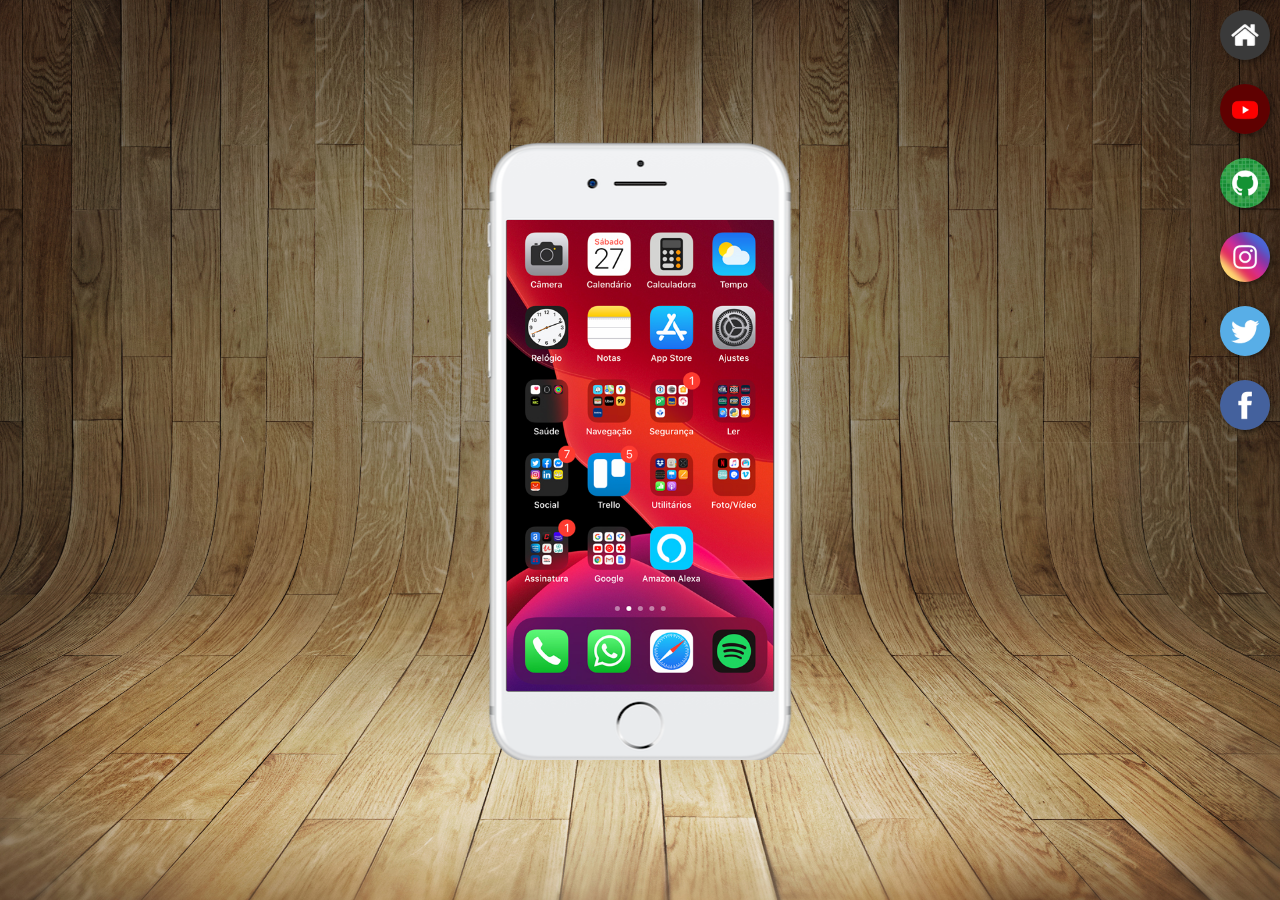
<file: index.html>
<!DOCTYPE html>
<html lang="pt-br">
<head>
    <meta charset="UTF-8">
    <meta name="viewport" content="width=device-width, initial-scale=1.0">
    <link rel="shortcut icon" href="favicon.ico" type="image/x-icon">
    <link rel="stylesheet" href="estilos/style.css">
    <title>Projeto Redes Sociais</title>
</head>
<body>
    <main>
        <section id="telefone">
            <iframe src="home.html" name="tela" id="tela" frameborder="0"></iframe>
        </section>
        <section id="redes-sociais">
            <a href="home.html" target="tela"><img src="imagens/logo-home.jpg" alt="Home"></a><br>
            <a href="youtube.html" target="tela"><img src="imagens/logo-youtube.jpg" alt="YouTube"></a><br>
            <a href="github.html" target="tela"><img src="imagens/logo-github.jpg" alt="GitHub"></a><br>
            <a href="instagram.html" target="tela"><img src="imagens/logo-instagram.jpg" alt="Instagram"></a><br>
            <a href="#" target="tela"><img src="imagens/logo-twitter.jpg" alt="Twitter"></a><br>
            <a href="#" target="tela"><img src="imagens/logo-facebook.jpg" alt="Facebook"></a>
        </section>
    </main>
</body>
</html>
</file>
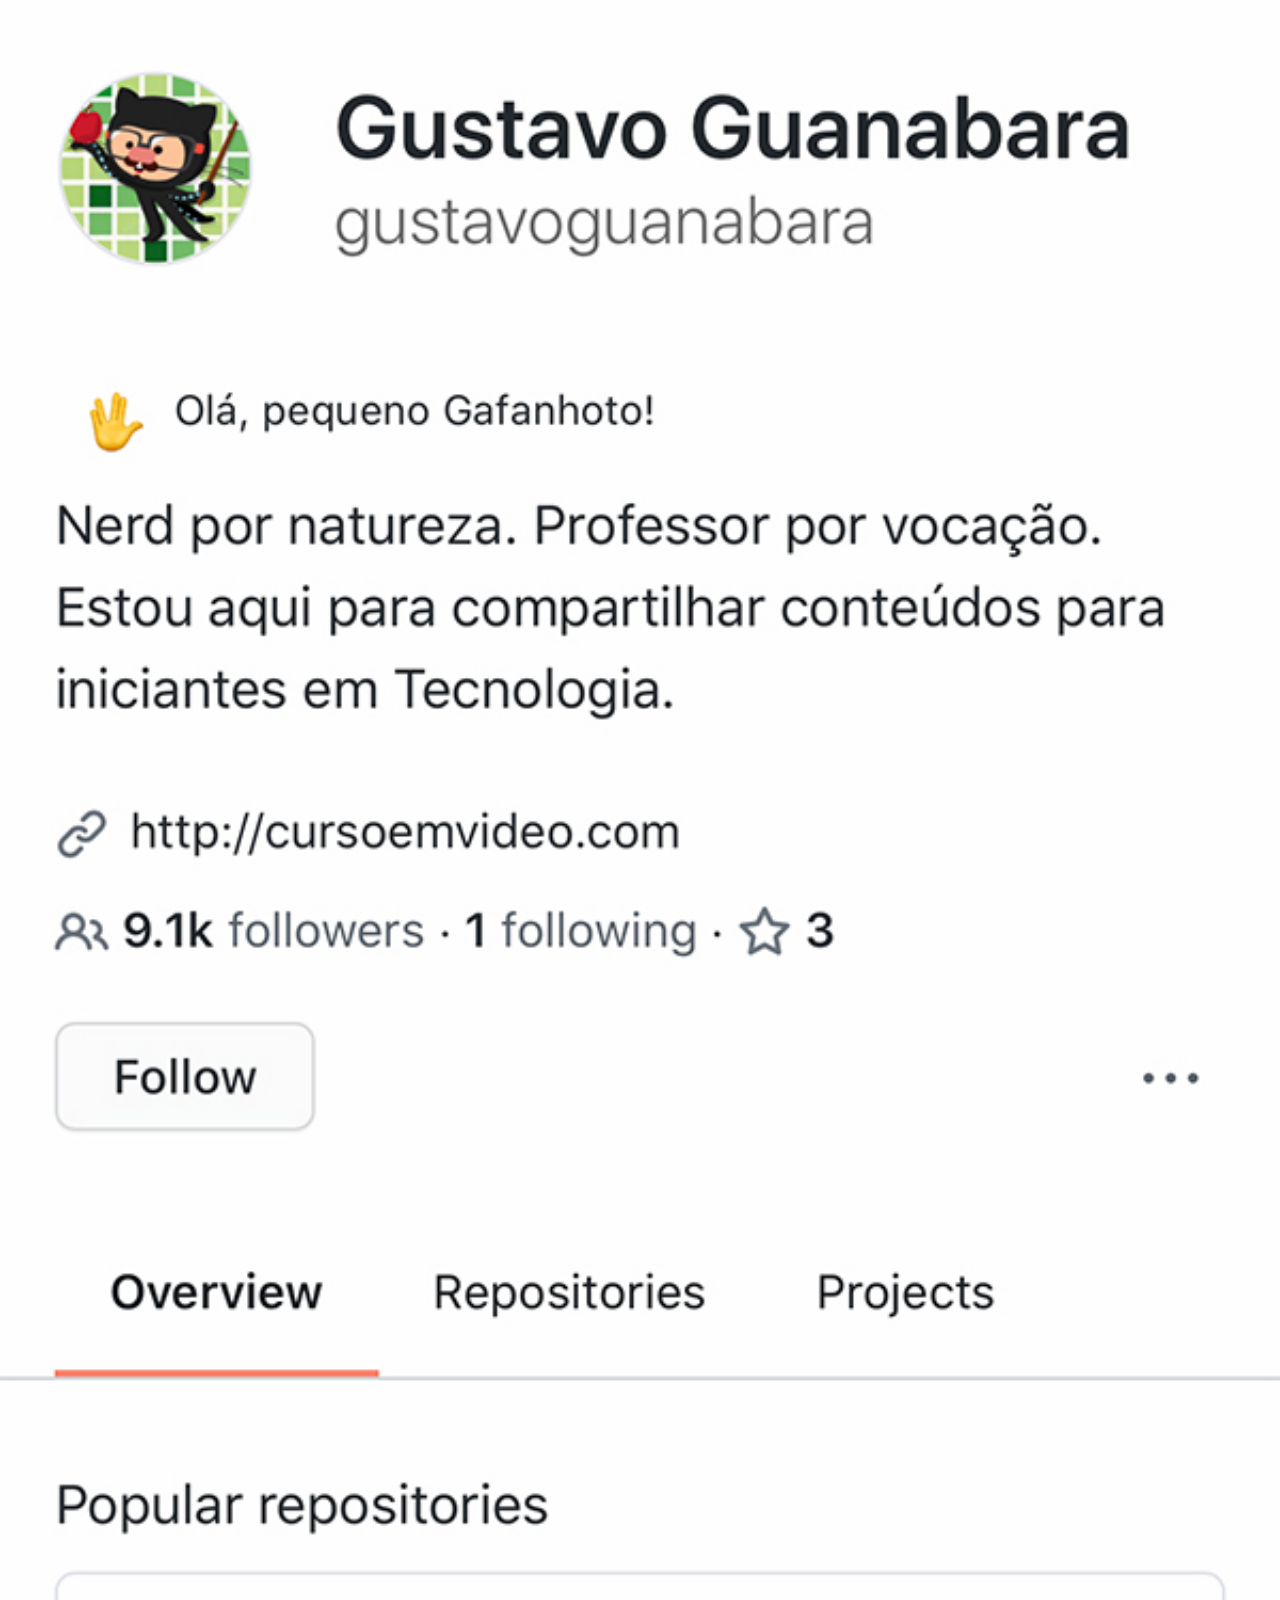
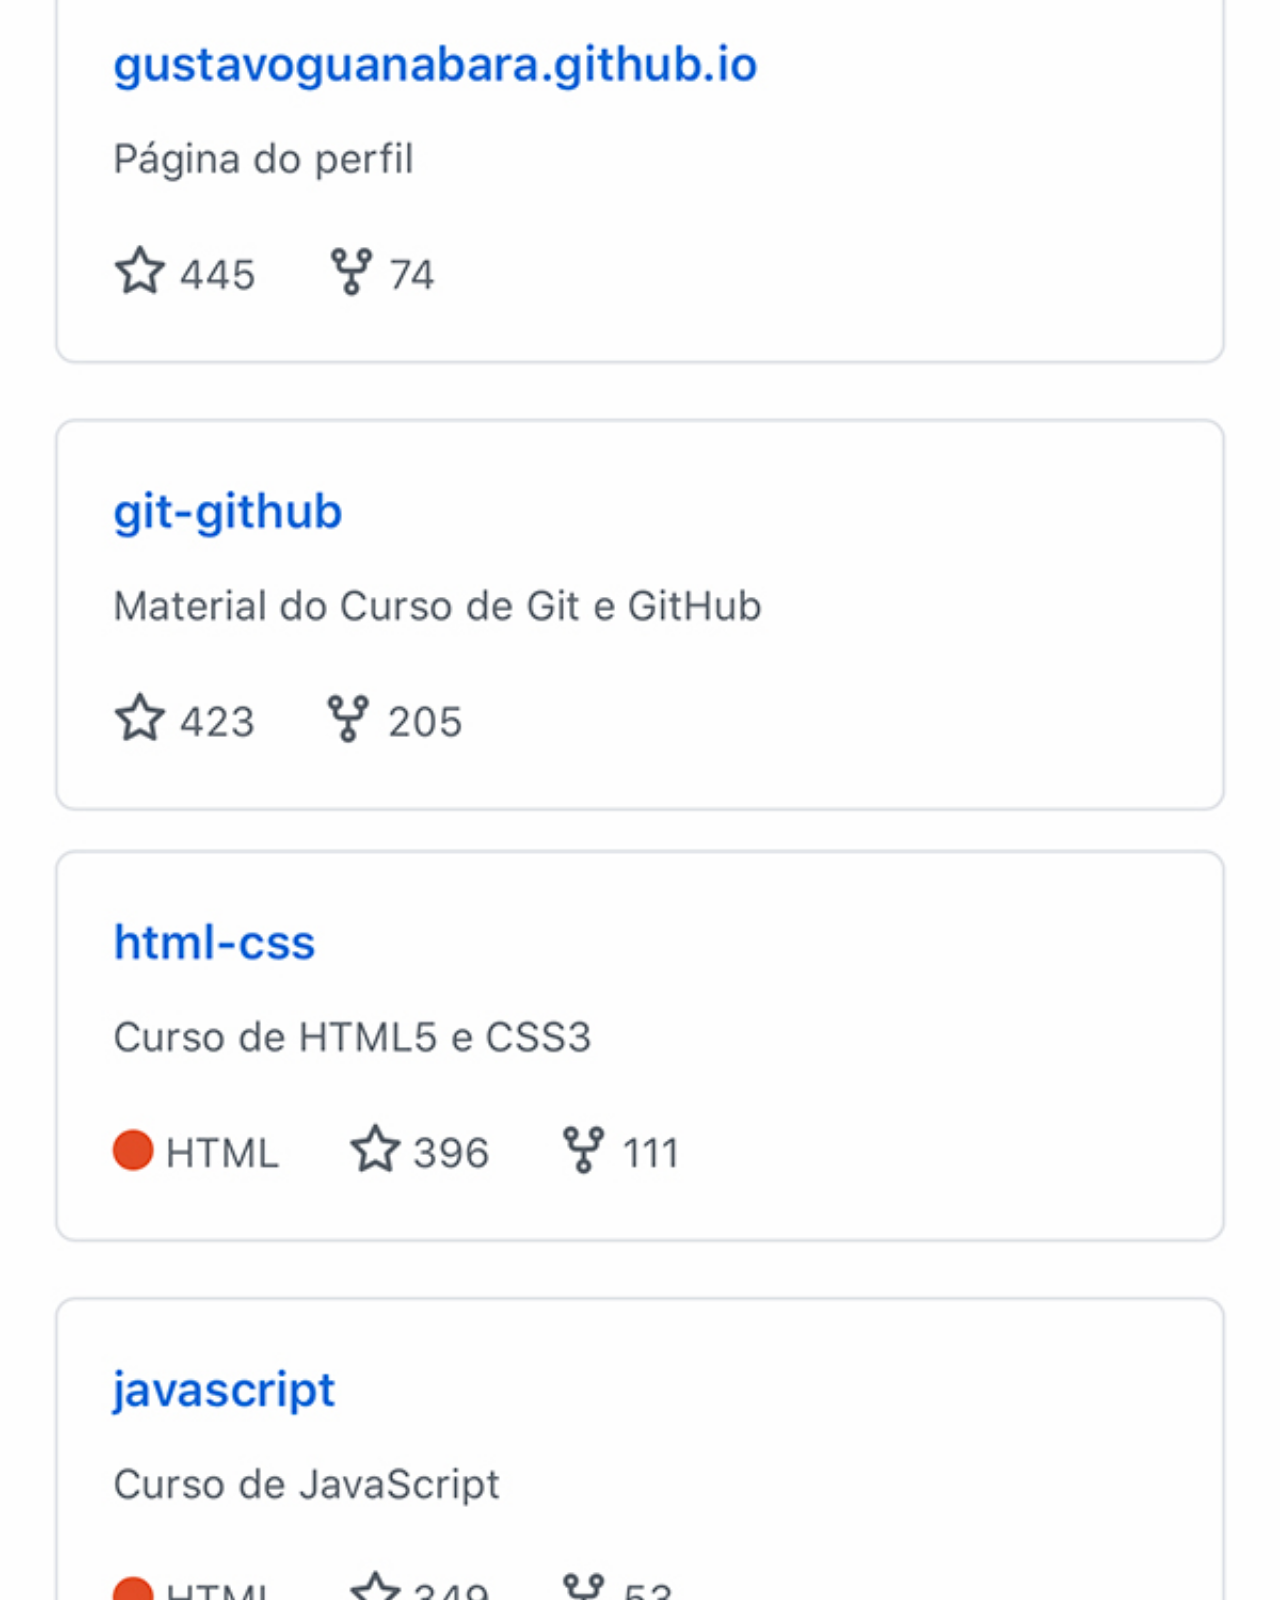
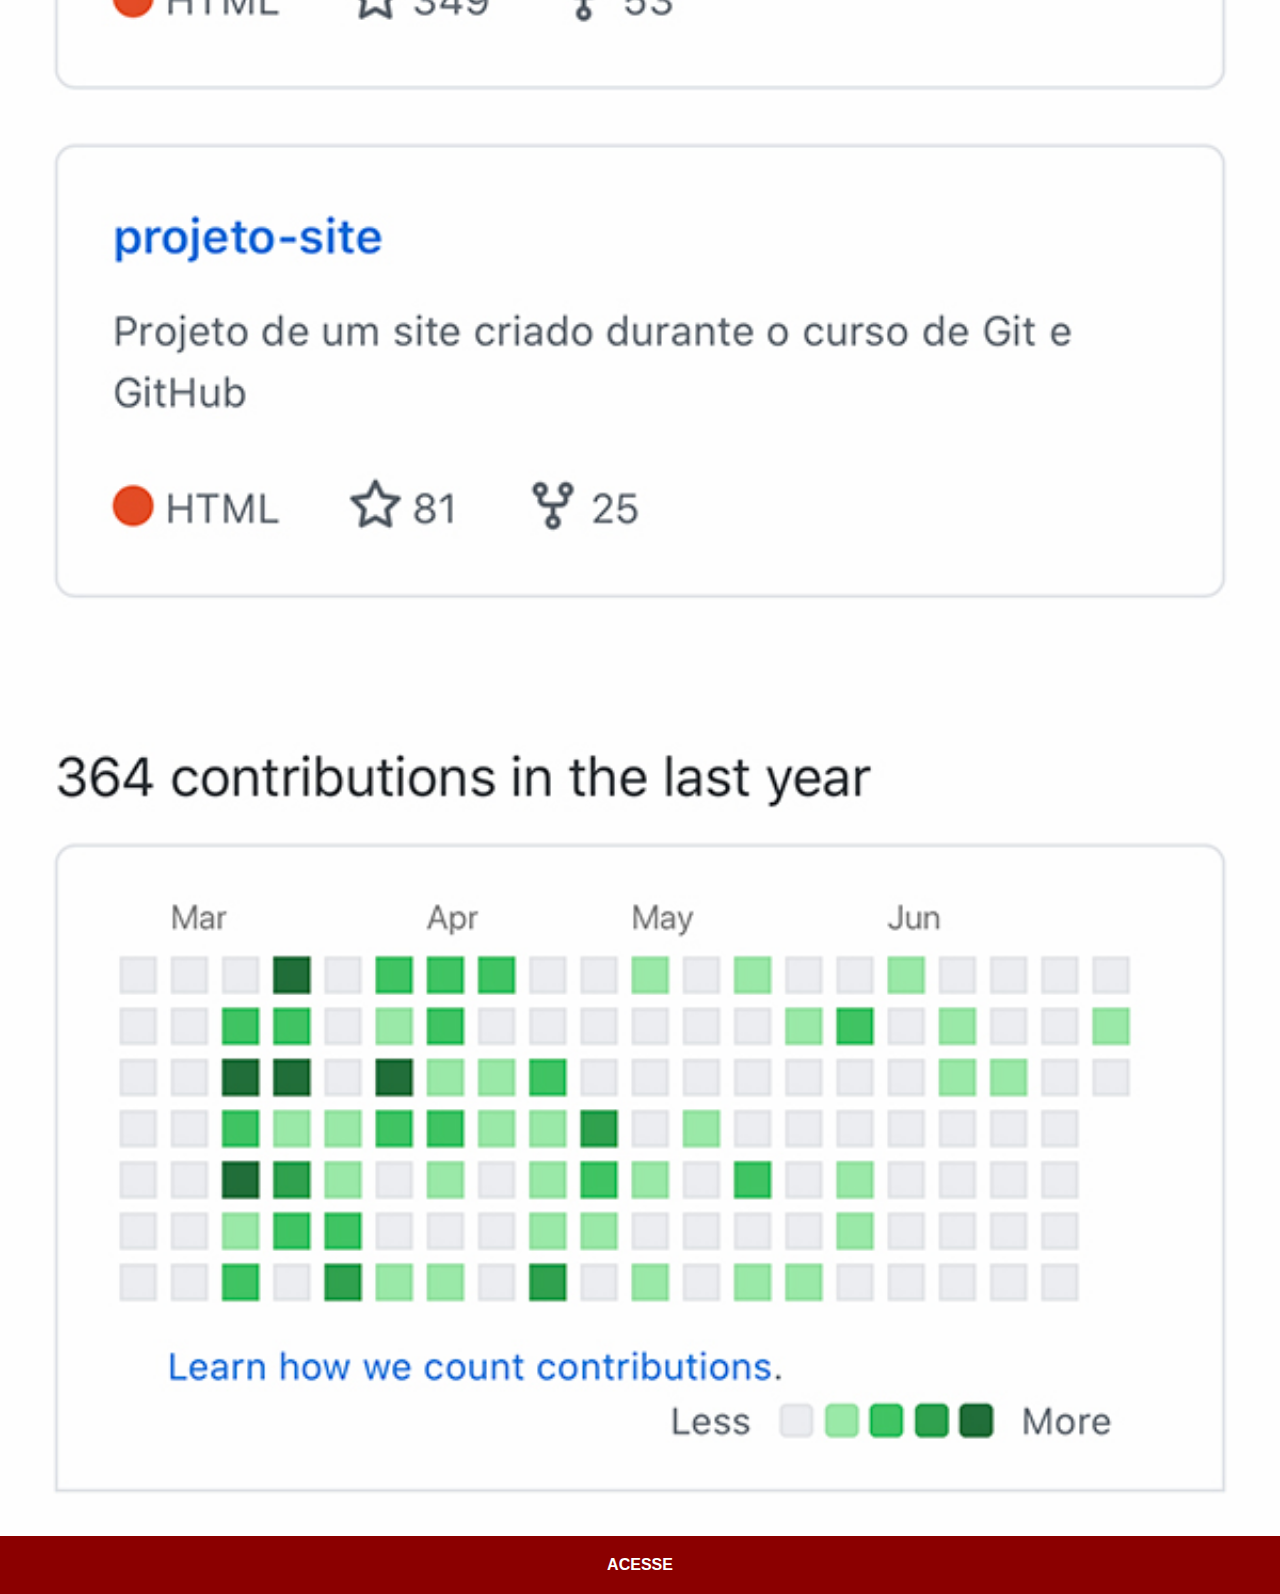
<file: github.html>
<!DOCTYPE html>
<html lang="pt-br">
<head>
    <meta charset="UTF-8">
    <meta name="viewport" content="width=device-width, initial-scale=1.0">
    <link rel="stylesheet" href="estilos/social.css">
    <title>GitHub</title>
</head>
<body>
    <img src="imagens/tela-github.jpg" alt="GitHub">
    <a href="https://github.com/gustavoguanabara/" target="_blank">ACESSE</a>
</body>
</html>
</file>
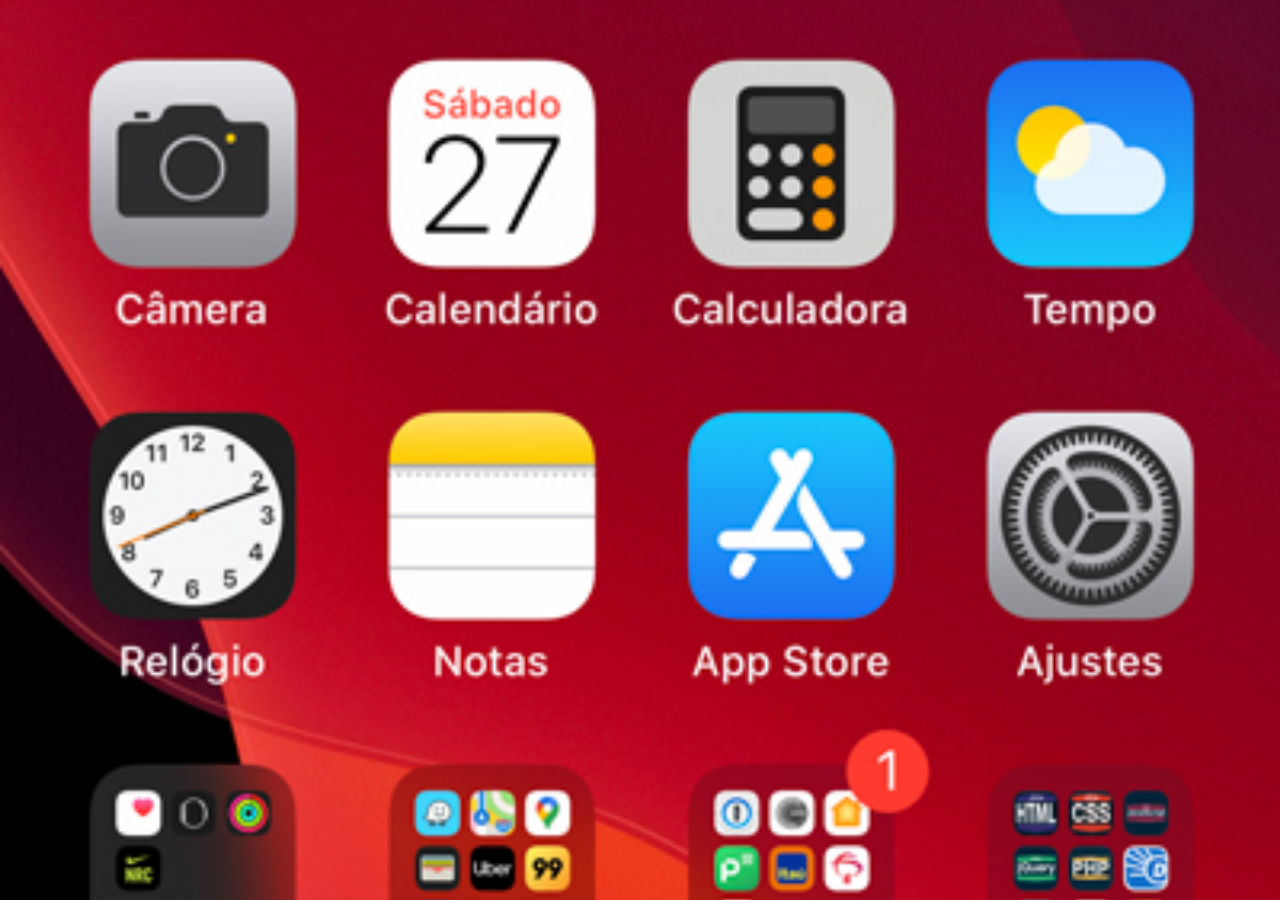
<file: home.html>
<!DOCTYPE html>
<html lang="pt-br">
<head>
    <meta charset="UTF-8">
    <meta name="viewport" content="width=device-width, initial-scale=1.0">
    <title>Home</title>
</head>
<style>
    * {
        margin: 0px;
        padding: 0px;
    }

    body {
        width: 100vw;
        height: 100vh;
        background: url('imagens/tela-home.jpg') no-repeat top center;
        background-size: cover;
    }
</style>
<body>
    
</body>
</html>
</file>
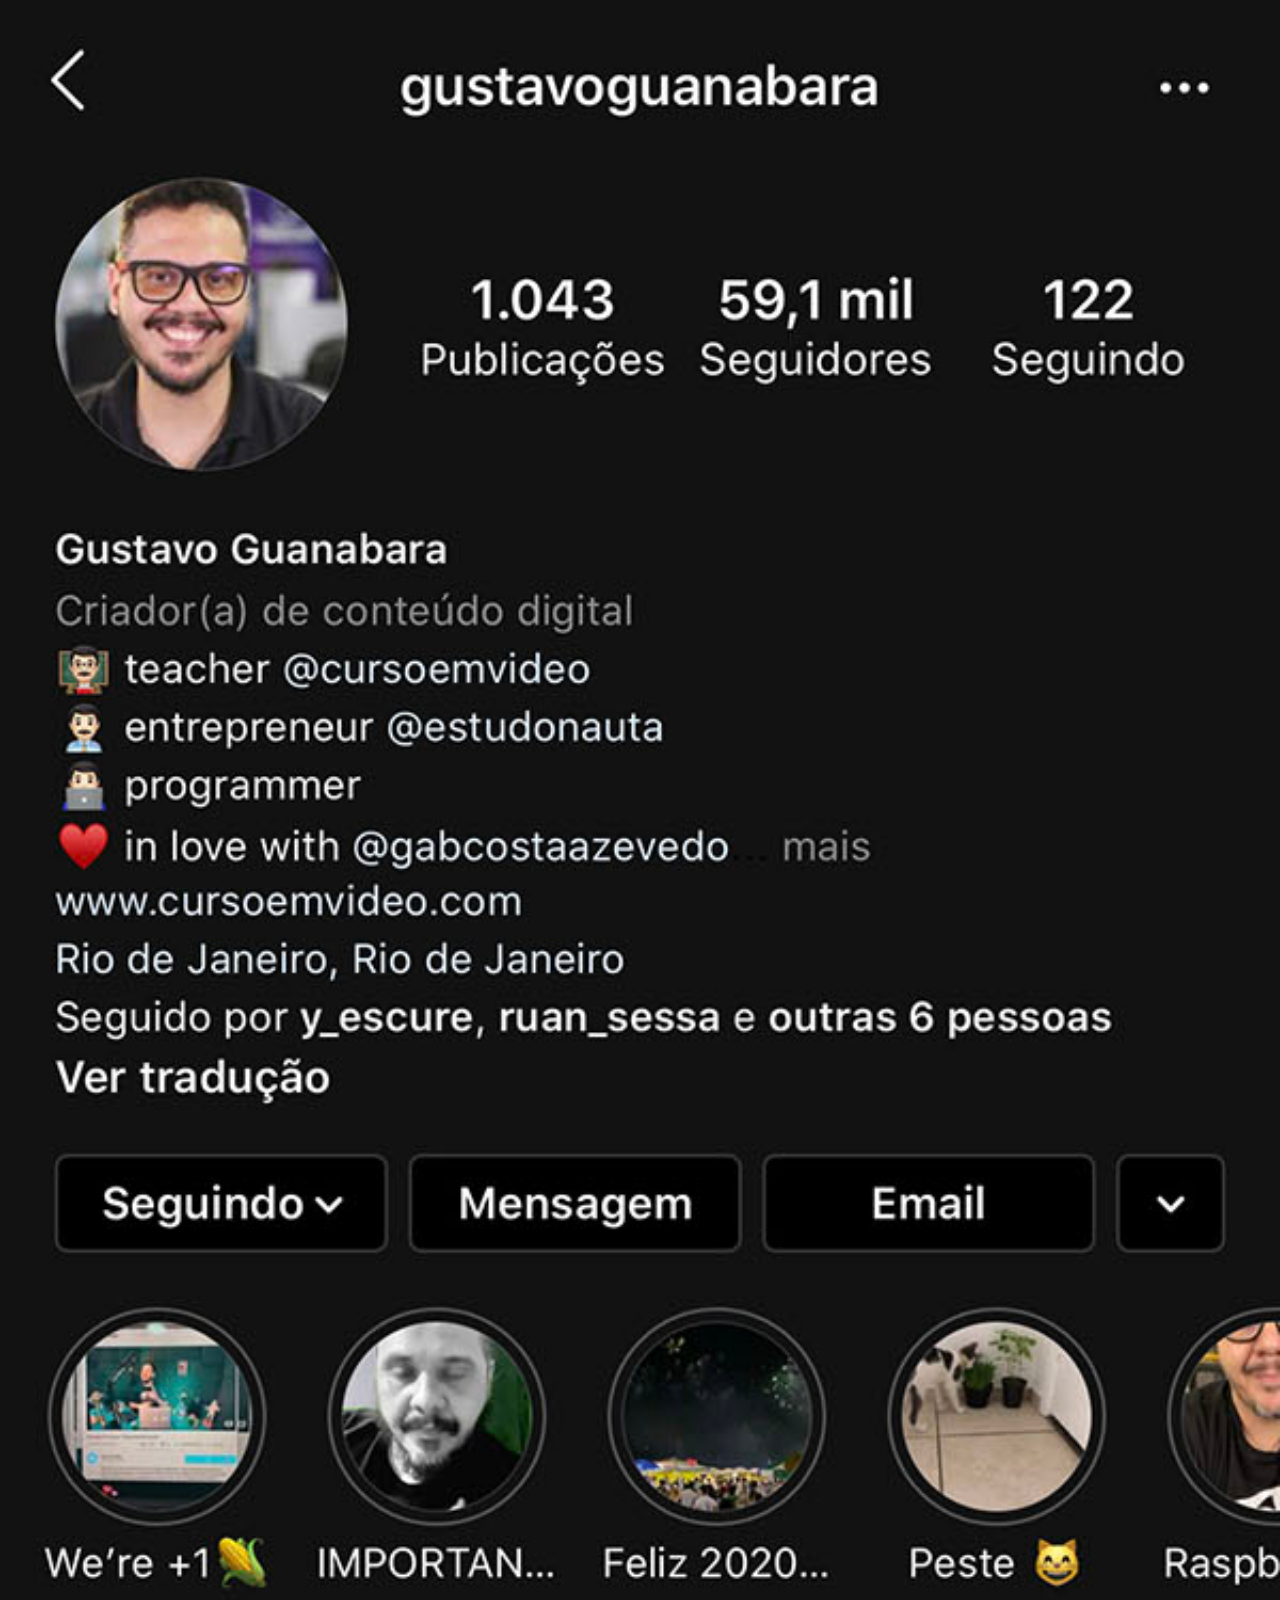
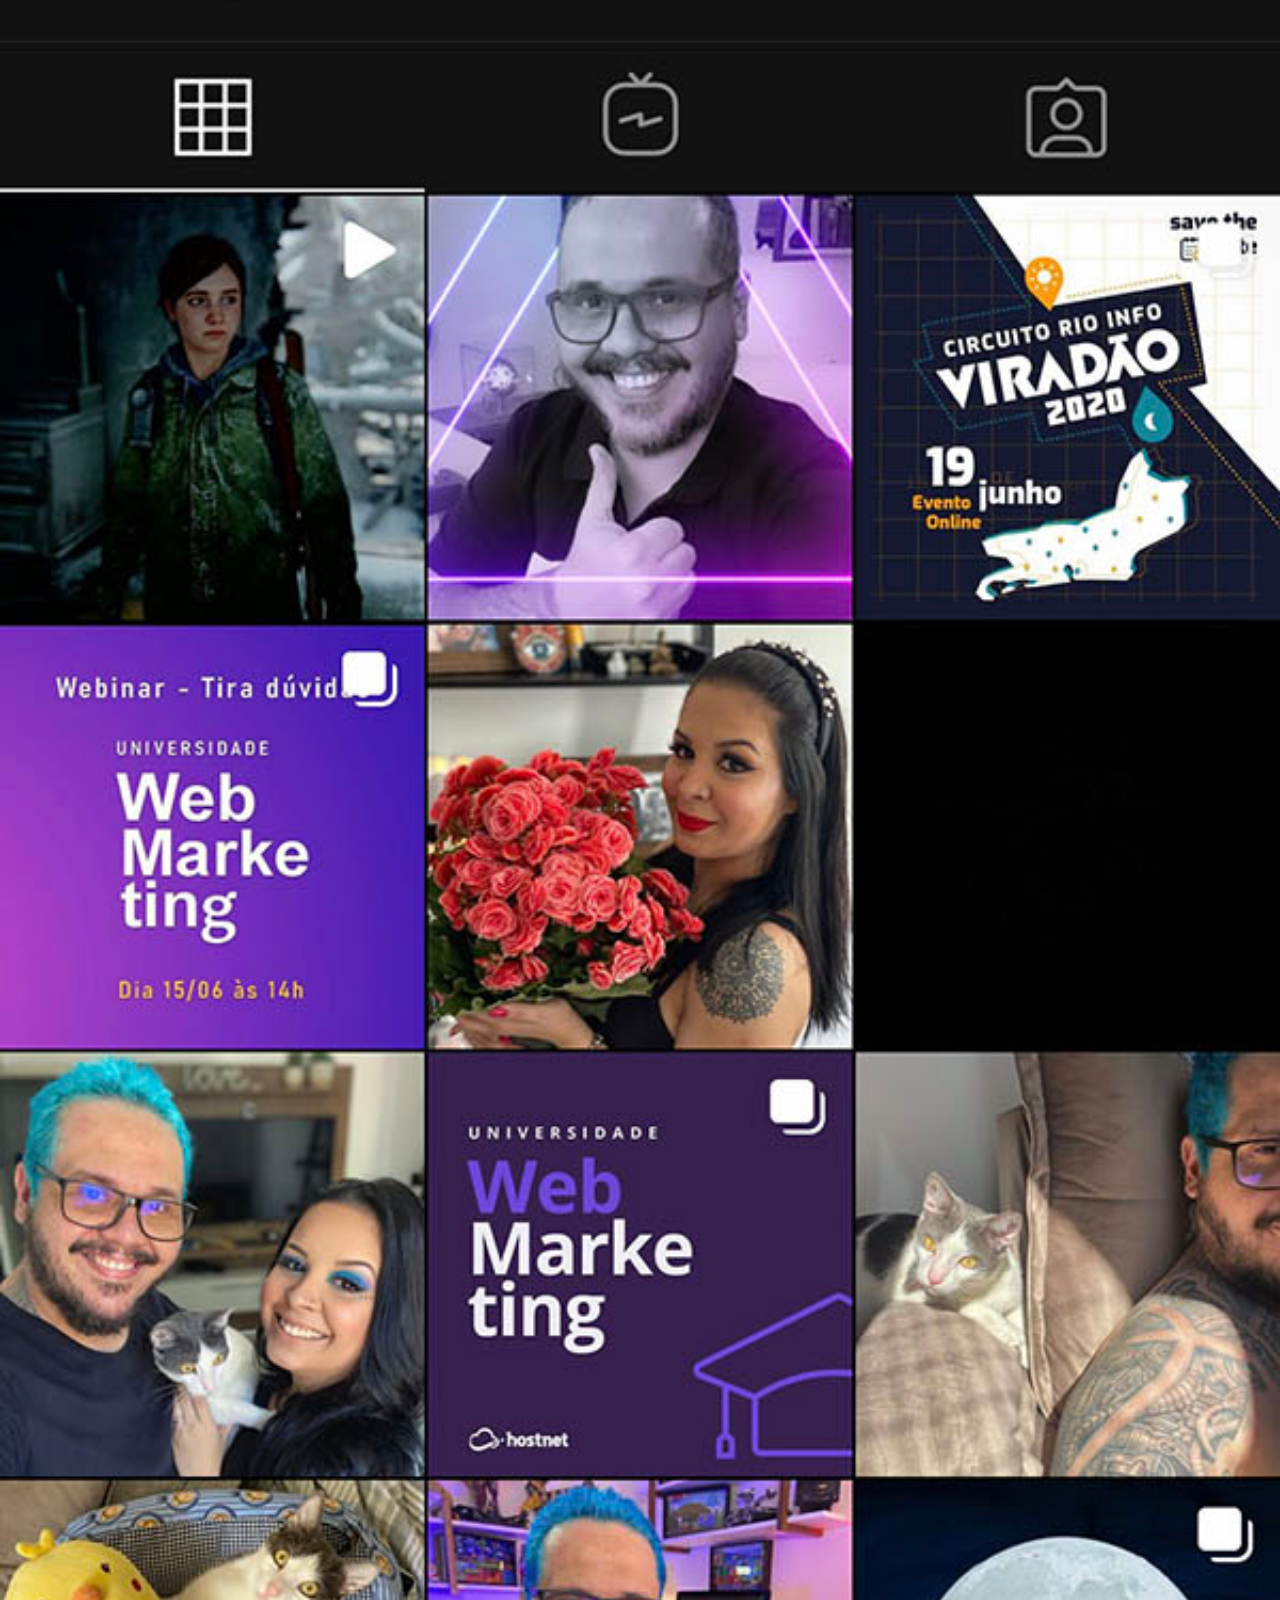
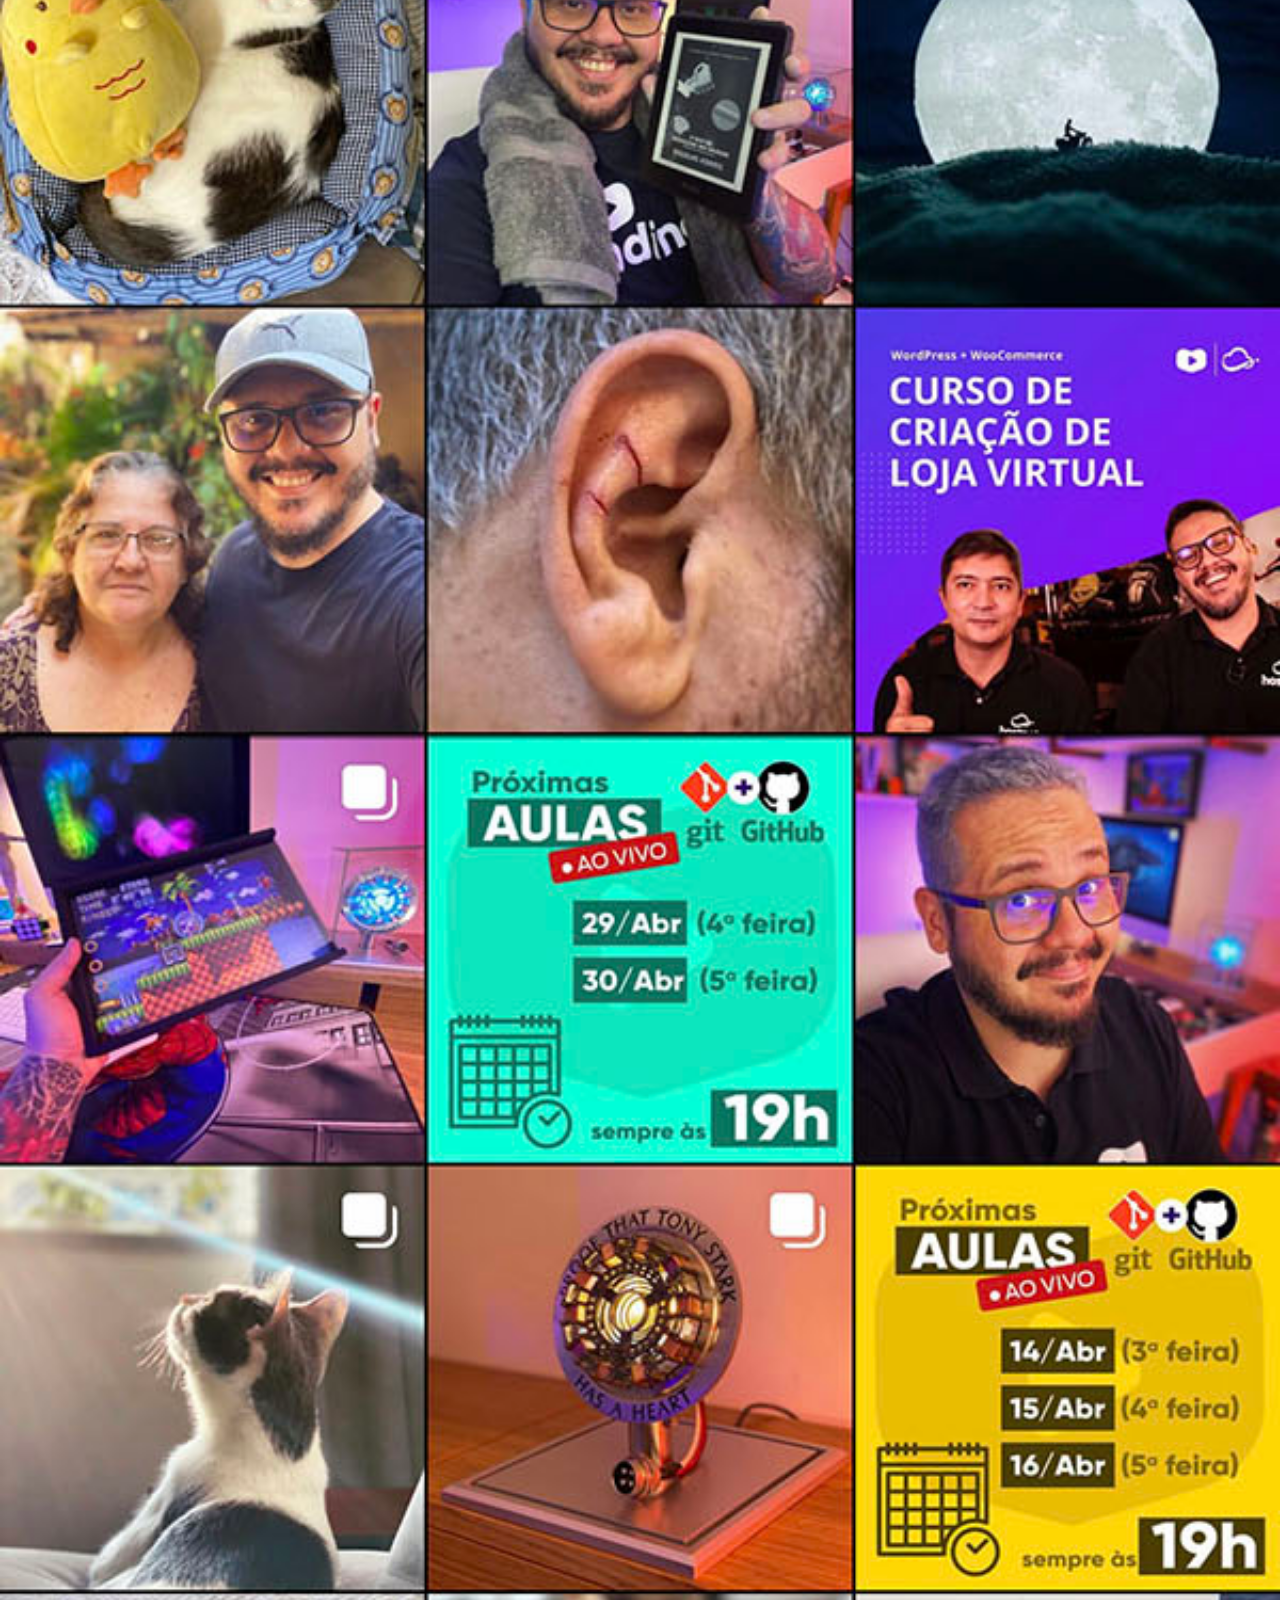
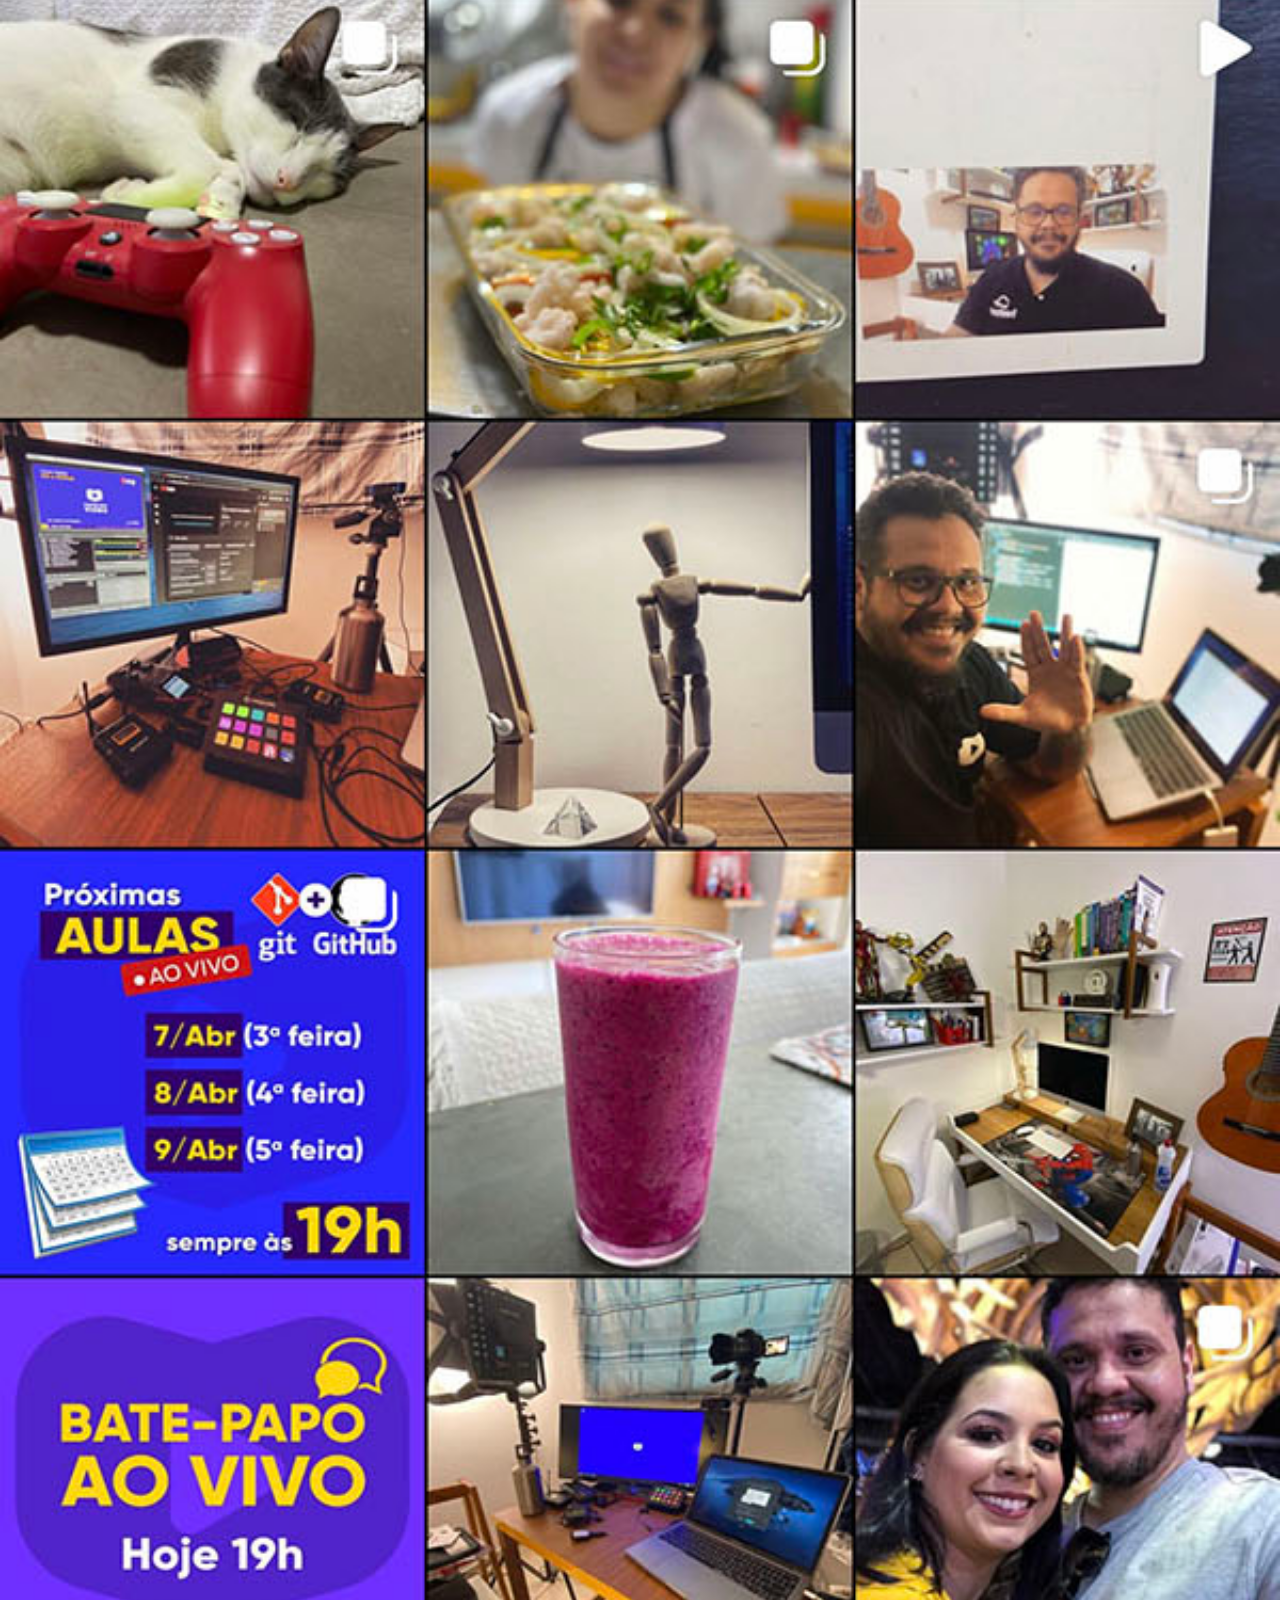
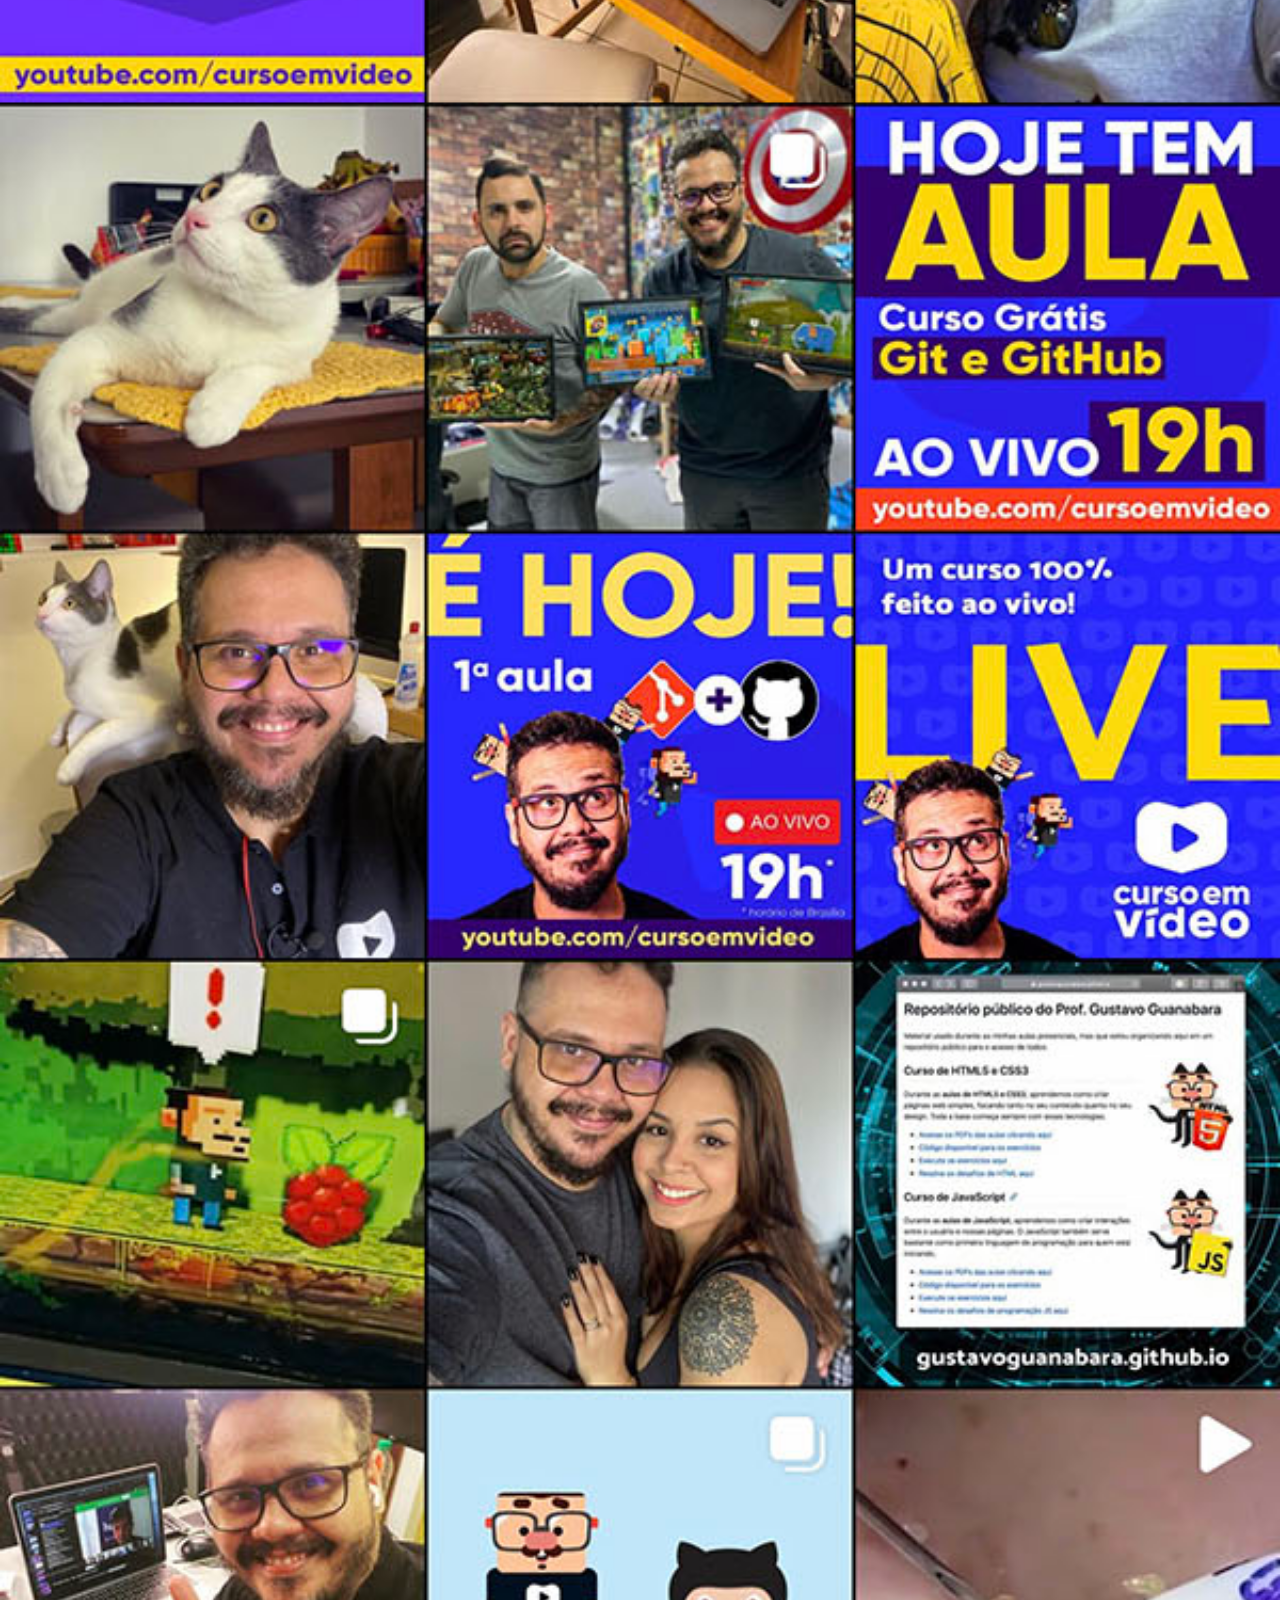
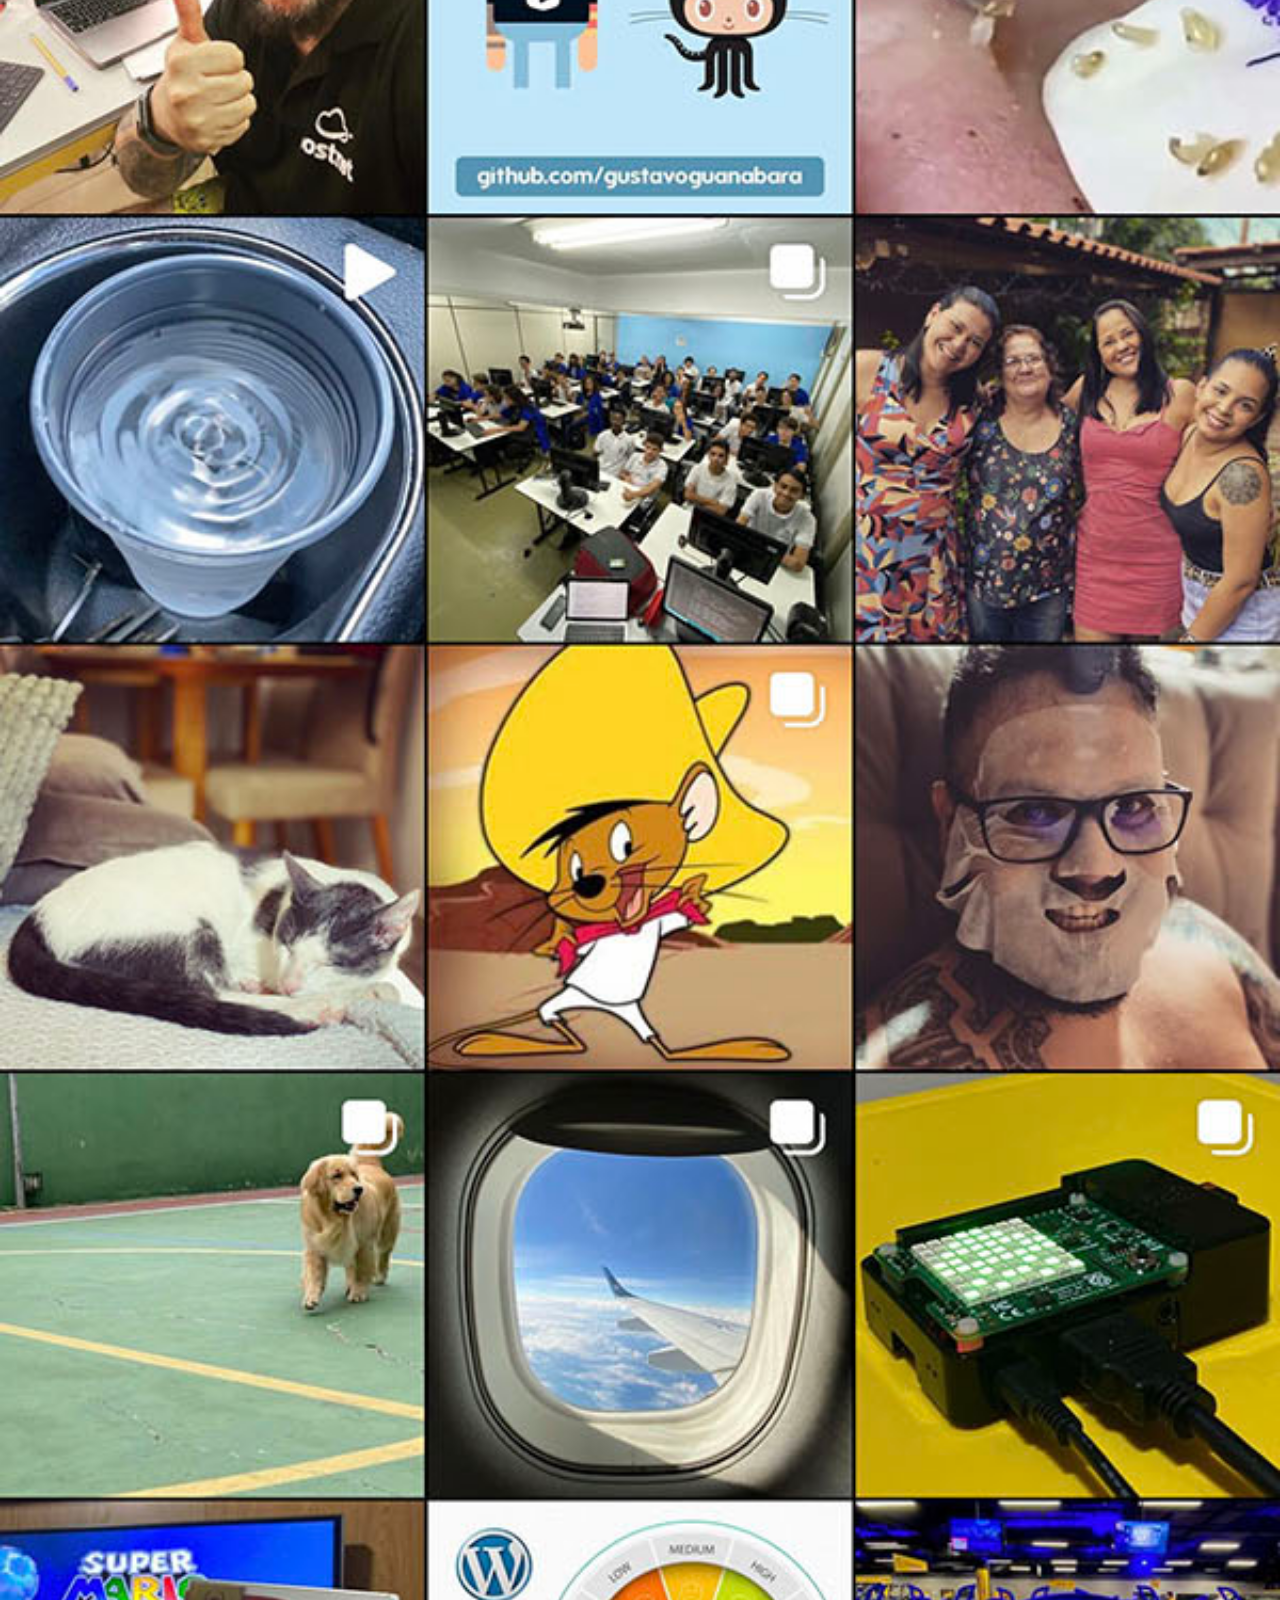
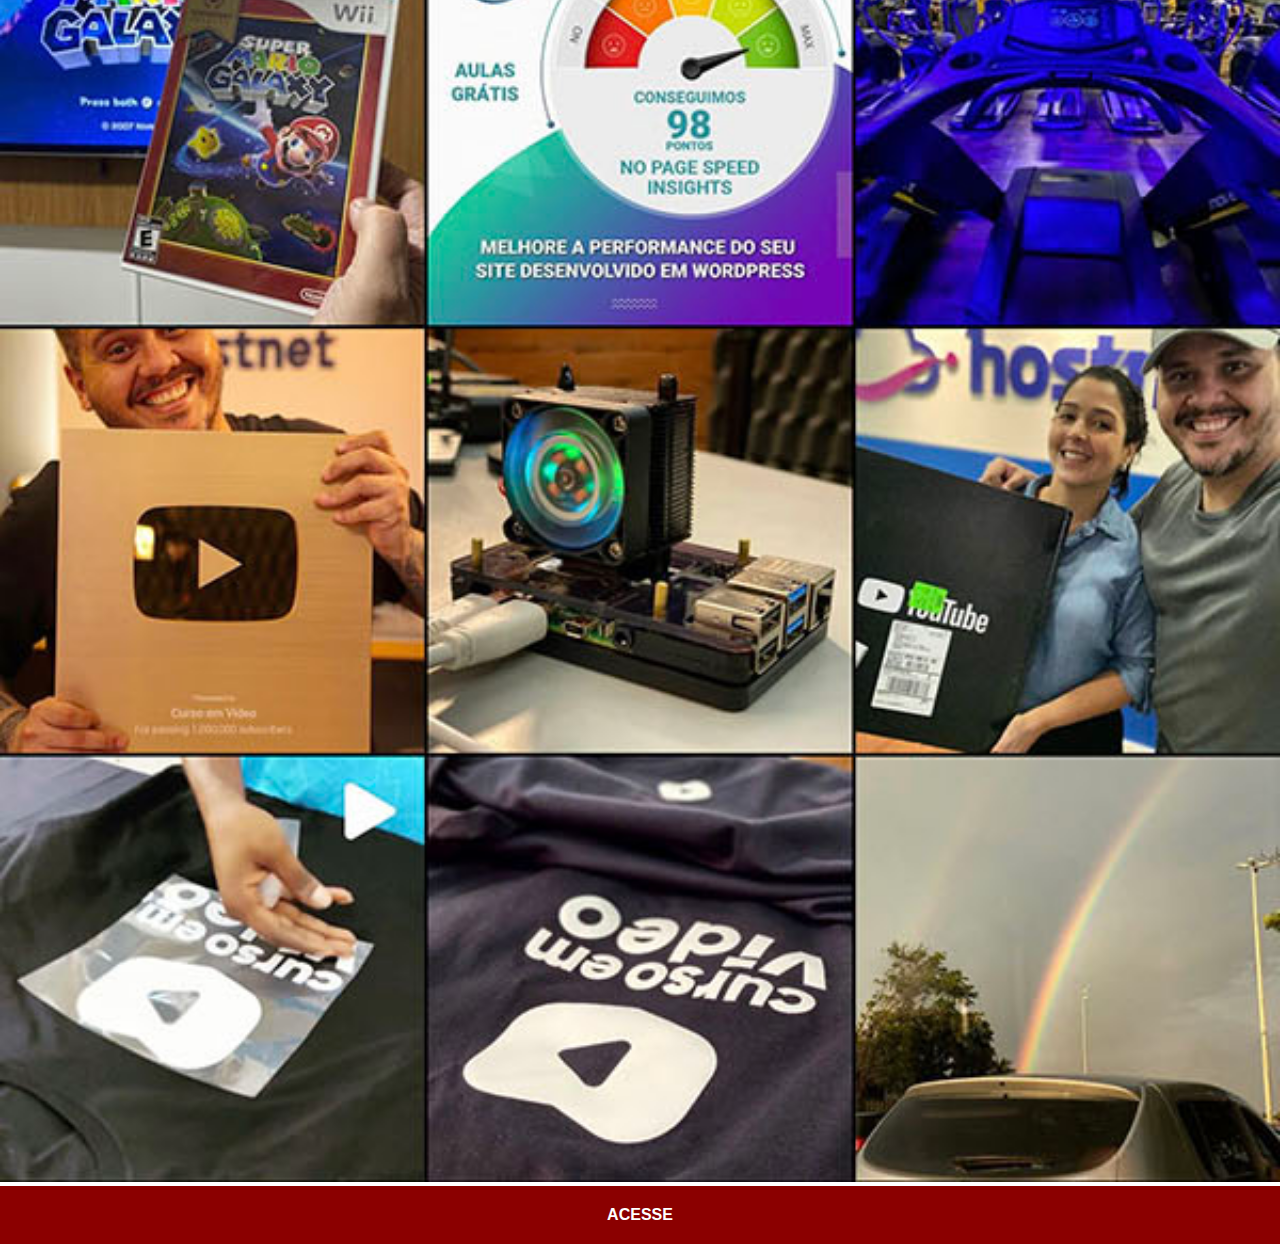
<file: instagram.html>
<!DOCTYPE html>
<html lang="pt-br">
<head>
    <meta charset="UTF-8">
    <meta name="viewport" content="width=device-width, initial-scale=1.0">
    <link rel="stylesheet" href="estilos/social.css">
    <title>Instagram</title>
</head>
<body>
    <img src="imagens/tela-instagram.jpg" alt="Instagram">
    <a href="https://instagram.com/adriano_piruka" target="_blank">ACESSE</a>
</body>
</html>
</file>
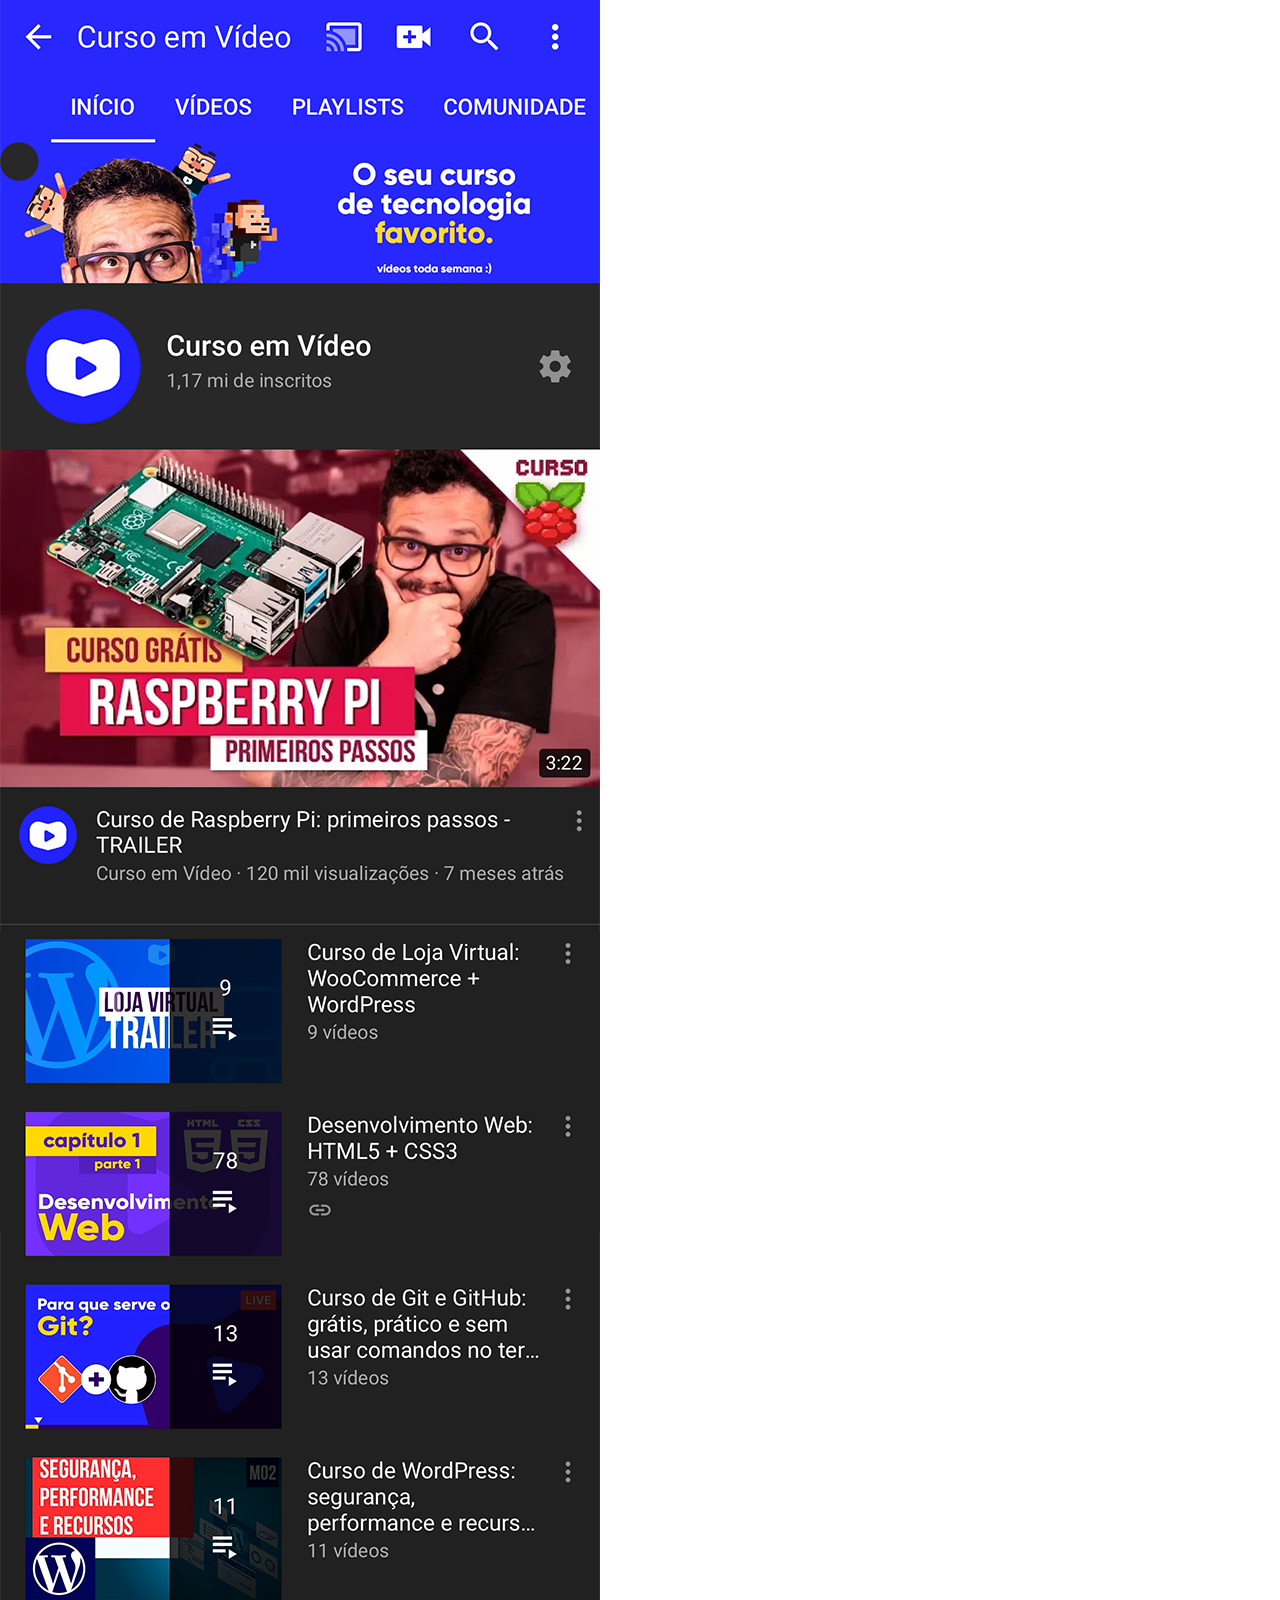
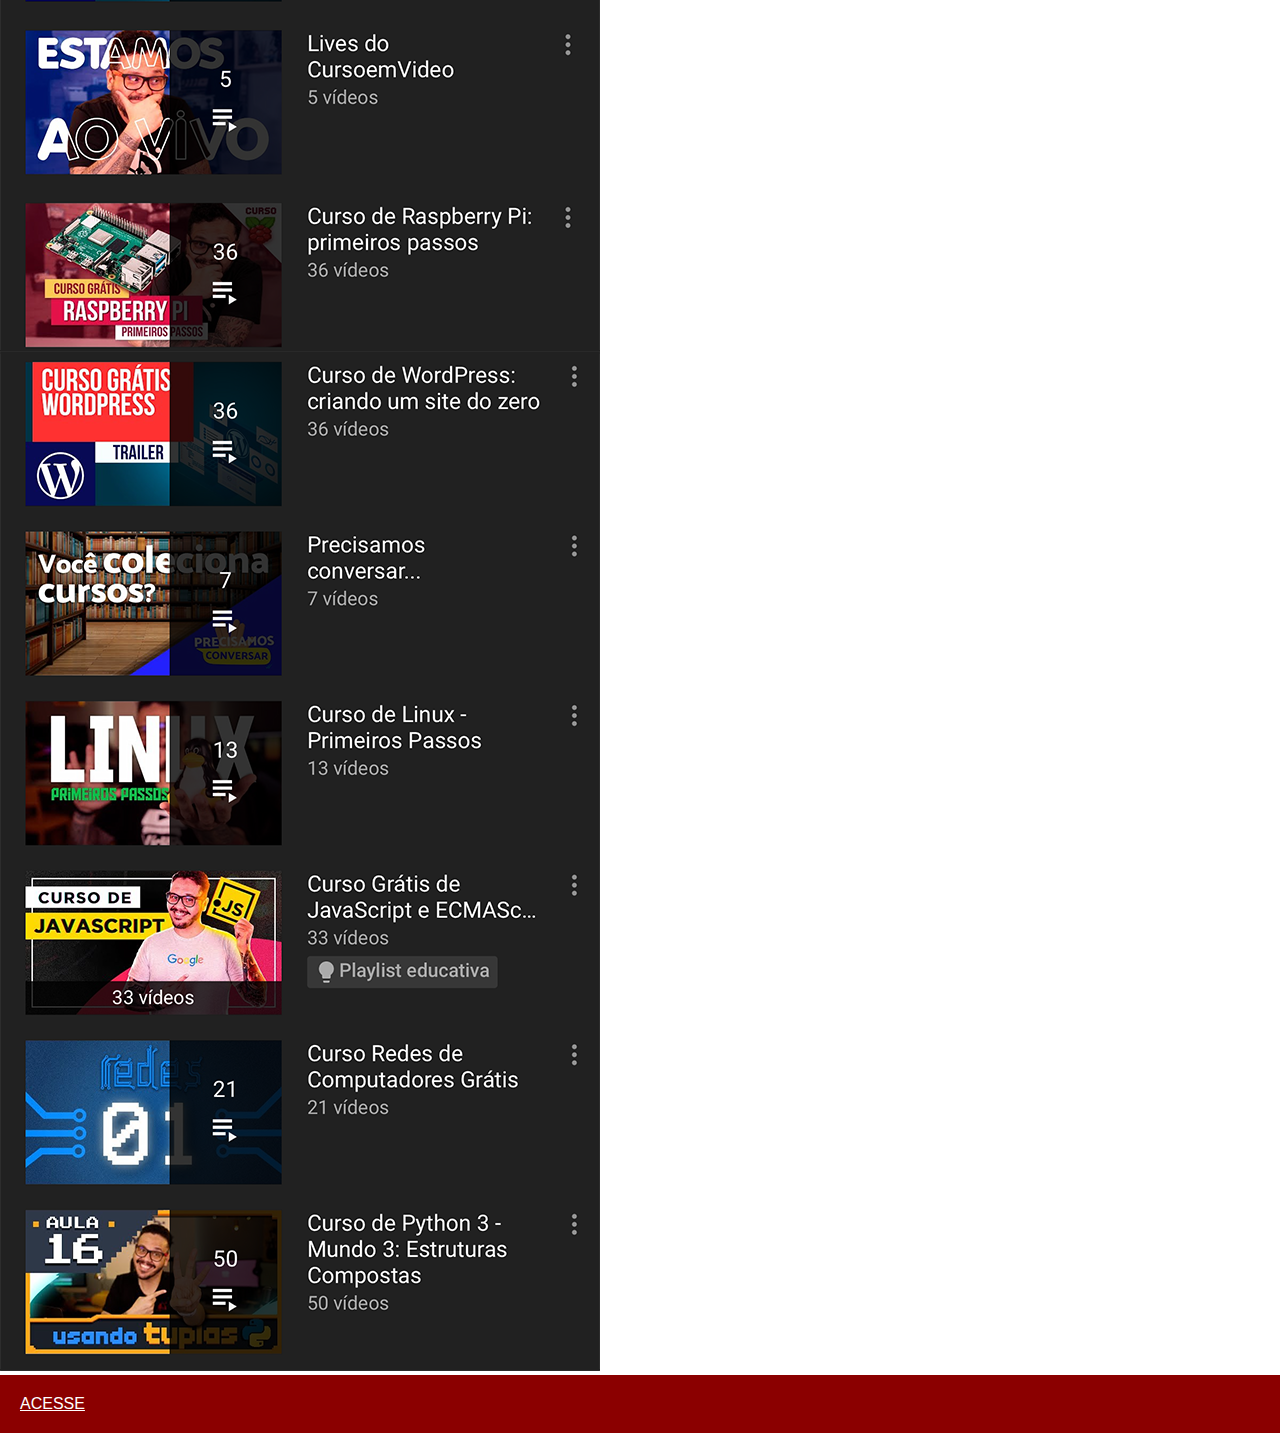
<file: youtube.html>
<!DOCTYPE html>
<html lang="pt-br">
<head>
    <meta charset="UTF-8">
    <meta name="viewport" content="width=device-width, initial-scale=1.0">
    <title>YouTube</title>
    <style>
        * {
            margin: 0px;
            padding: 0px;
            font-family: Arial, Helvetica, sans-serif;
        }

        img {

        } 

        a {
            display: block;
            background-color: darkred;
            color: white;
            padding: 20px;
            
        }
    </style>
</head>
<body>
    <img src="imagens/tela-youtube.png" alt="YouTube">
    <a href="https://www.youtube.com/user/cursoemvideo/playlist" target="_blank">ACESSE</a>
</body>
</html>
</file>
<file: estilos/style.css>
@charset "UTF-8";

* {
    margin: 0px;
    padding: 0px;
    font-family: Arial, Helvetica, sans-serif;

}

html, body {
    height: 100vh;
    width: 100vw;
    background-color: black;

}

body {
    background: url('../imagens/fundo-madeira.jpg') no-repeat top center;
    background-size: cover;
    background-attachment: fixed;

}

main {
    height: 100vh;
    width: 100vw;
    position: relative;

}

section#telefone {
    position: absolute;
    top: 50%;
    left: 50%;
    transform: translate(-50%, -50%);

    height: 620px;
    width: 311px;
    background: url('../imagens/frame-iphone.png') no-repeat;
}

iframe#tela {
    position: relative;
    top: 80px;
    left: 22px;
    width: 267px;
    height: 471px;
}

section#redes-sociais {
    text-align: right;
}

section#redes-sociais img {
    width: 50px;
    margin: 10px;
    border-radius: 50%;
    box-shadow: 2px 2px 5px rgba(0, 0, 0, 0.404);
    box-sizing: border-box;

}

section#redes-sociais img:hover {
    border: 2px solid rgba(255, 255, 255, 0.623);
    transform: translate(-3px, -3px);
    box-shadow: 5px 5px 10px rgba(0, 0, 0, 0.397);
    transition: transform 0.3s, border 0.2s;
}
</file>
<file: estilos/social.css>
@charset "UTF-8";

* {
    margin: 0px;
    padding: 0px;
    font-family: Arial, Helvetica, sans-serif;
}

::-webkit-scrollbar {
    width: 0px;
    height: 0px;
}


img {
    width: 100vw;

} 

a {
    display: block;
    background-color: darkred;
    color: white;
    padding: 20px;
    text-align: center;
    font-weight: bold;
    text-decoration: none;
}

a:hover {
    background-color: red;
}
</file>
